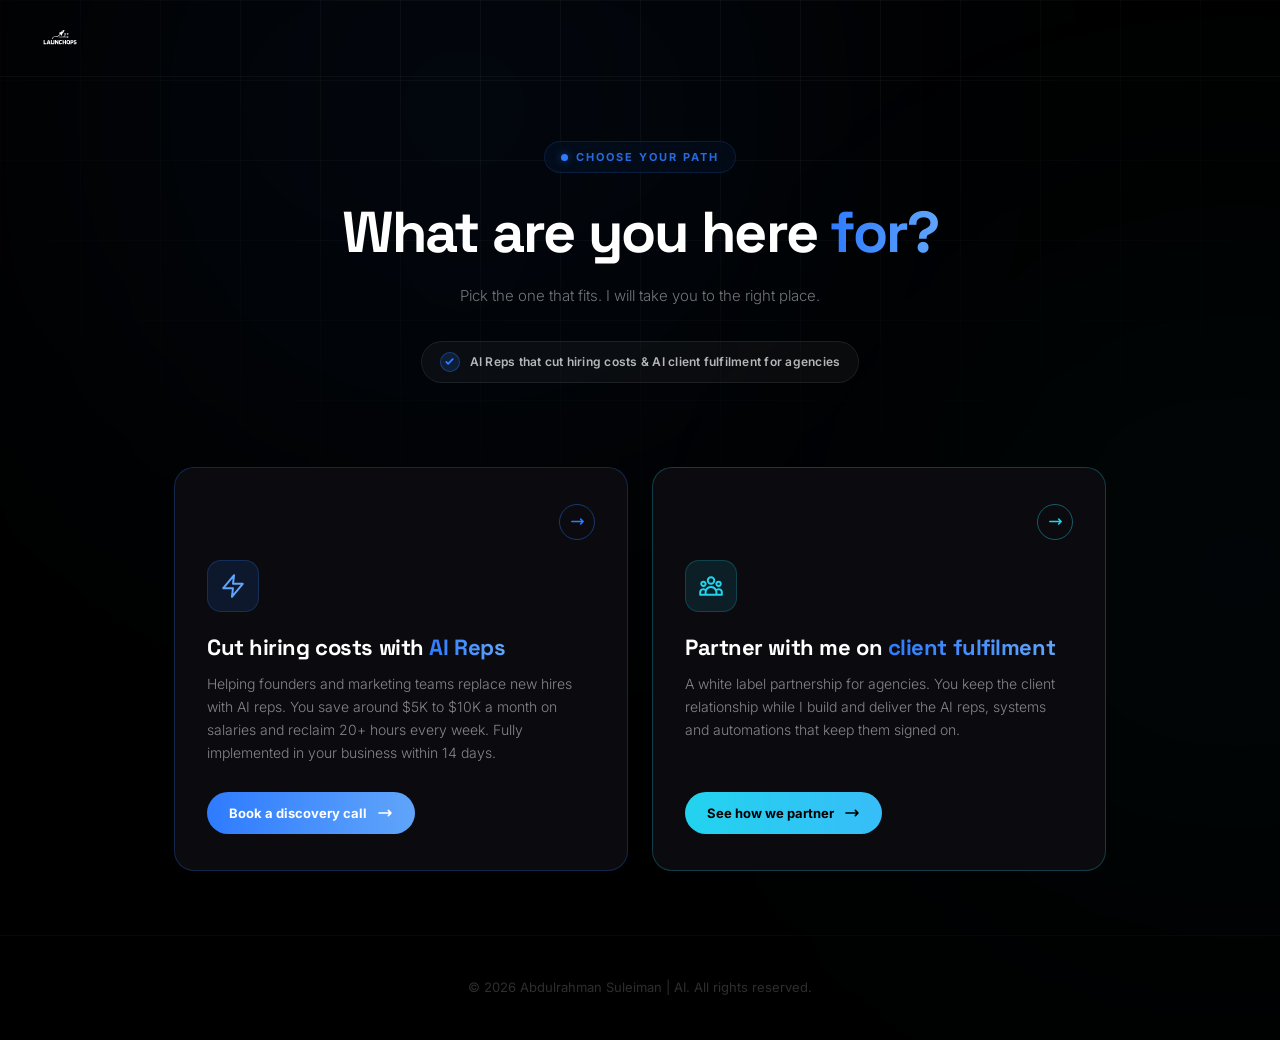
<file: index.html>
<!DOCTYPE html>
<html lang="en">
<head>
  <meta charset="utf-8"/>
  <meta name="viewport" content="width=device-width, initial-scale=1"/>
  <title>LaunchOps | AI Reps &amp; Agency Fulfilment | Abdulrahman Suleiman</title>
  <meta name="description" content="Choose your path. Cut hiring costs with AI Reps for founders and marketing teams, or partner with us to deliver AI client fulfilment for your agency."/>
  <link rel="icon" href="/assets/favicon.svg" type="image/svg+xml"/>
  <link rel="icon" href="/assets/favicon.png" type="image/png"/>
  <link rel="apple-touch-icon" href="/assets/favicon.png"/>
  <link rel="stylesheet" href="/assets/styles.css"/>
</head>
<body>
  <div class="page home-page">
    <div class="grid-bg"></div>
    <div class="glow-blobs">
      <div class="glow glow-blue"></div>
      <div class="glow glow-cyan"></div>
    </div>

    <nav class="nav">
      <a href="/" class="nav-logo"><img src="/assets/logo.svg" alt="LaunchOps"/></a>
    </nav>

    <section class="hero">
      <p class="eyebrow fade-in"><span class="eyebrow-dot"></span>Choose your path</p>
      <h1 class="fade-in-1">What are you here <span class="gradient-text">for?</span></h1>
      <p class="hero-sub fade-in-2">Pick the one that fits. I will take you to the right place.</p>
      <div class="proof-pill fade-in-2">
        <span class="check">
          <svg fill="none" viewBox="0 0 24 24" stroke="currentColor" stroke-width="4"><path stroke-linecap="round" stroke-linejoin="round" d="M5 13l4 4L19 7"/></svg>
        </span>
        <span>AI Reps that cut hiring costs &amp; AI client fulfilment for agencies</span>
      </div>
    </section>

    <div class="path-grid">
      <a href="/book" class="path-card blue fade-in-2">
        <div class="card-top">
          <span class="arrow-badge">
            <svg fill="none" viewBox="0 0 24 24" stroke="currentColor" stroke-width="2.5"><path stroke-linecap="round" stroke-linejoin="round" d="M17 8l4 4m0 0l-4 4m4-4H3"/></svg>
          </span>
        </div>
        <div class="card-icon">
          <svg fill="none" viewBox="0 0 24 24" stroke="currentColor" stroke-width="1.8"><path stroke-linecap="round" stroke-linejoin="round" d="M13 2L3 14h9l-1 8 10-12h-9l1-8z"/></svg>
        </div>
        <h2>Cut hiring costs with <span class="gradient-text">AI Reps</span></h2>
        <p>Helping founders and marketing teams replace new hires with AI reps. You save around $5K to $10K a month on salaries and reclaim 20+ hours every week. Fully implemented in your business within 14 days.</p>
        <span class="cta-pill">Book a discovery call
          <svg fill="none" viewBox="0 0 24 24" stroke="currentColor" stroke-width="2.5"><path stroke-linecap="round" stroke-linejoin="round" d="M17 8l4 4m0 0l-4 4m4-4H3"/></svg>
        </span>
      </a>

      <a href="/partner" class="path-card cyan fade-in-3">
        <div class="card-top">
          <span class="arrow-badge">
            <svg fill="none" viewBox="0 0 24 24" stroke="currentColor" stroke-width="2.5"><path stroke-linecap="round" stroke-linejoin="round" d="M17 8l4 4m0 0l-4 4m4-4H3"/></svg>
          </span>
        </div>
        <div class="card-icon">
          <svg fill="none" viewBox="0 0 24 24" stroke="currentColor" stroke-width="1.8"><path stroke-linecap="round" stroke-linejoin="round" d="M17 20h5v-2a3 3 0 0 0-5.356-1.857M17 20H7m10 0v-2c0-.656-.126-1.283-.356-1.857M7 20H2v-2a3 3 0 0 1 5.356-1.857M7 20v-2c0-.656.126-1.283.356-1.857m0 0a5.002 5.002 0 0 1 9.288 0M15 7a3 3 0 1 1-6 0 3 3 0 0 1 6 0zm6 3a2 2 0 1 1-4 0 2 2 0 0 1 4 0zM7 10a2 2 0 1 1-4 0 2 2 0 0 1 4 0z"/></svg>
        </div>
        <h2>Partner with me on <span class="gradient-text">client fulfilment</span></h2>
        <p>A white label partnership for agencies. You keep the client relationship while I build and deliver the AI reps, systems and automations that keep them signed on.</p>
        <span class="cta-pill">See how we partner
          <svg fill="none" viewBox="0 0 24 24" stroke="currentColor" stroke-width="2.5"><path stroke-linecap="round" stroke-linejoin="round" d="M17 8l4 4m0 0l-4 4m4-4H3"/></svg>
        </span>
      </a>
    </div>

    <footer class="footer">
      <p>© 2026 Abdulrahman Suleiman | AI. All rights reserved.</p>
    </footer>
  </div>
</body>
</html>
</file>
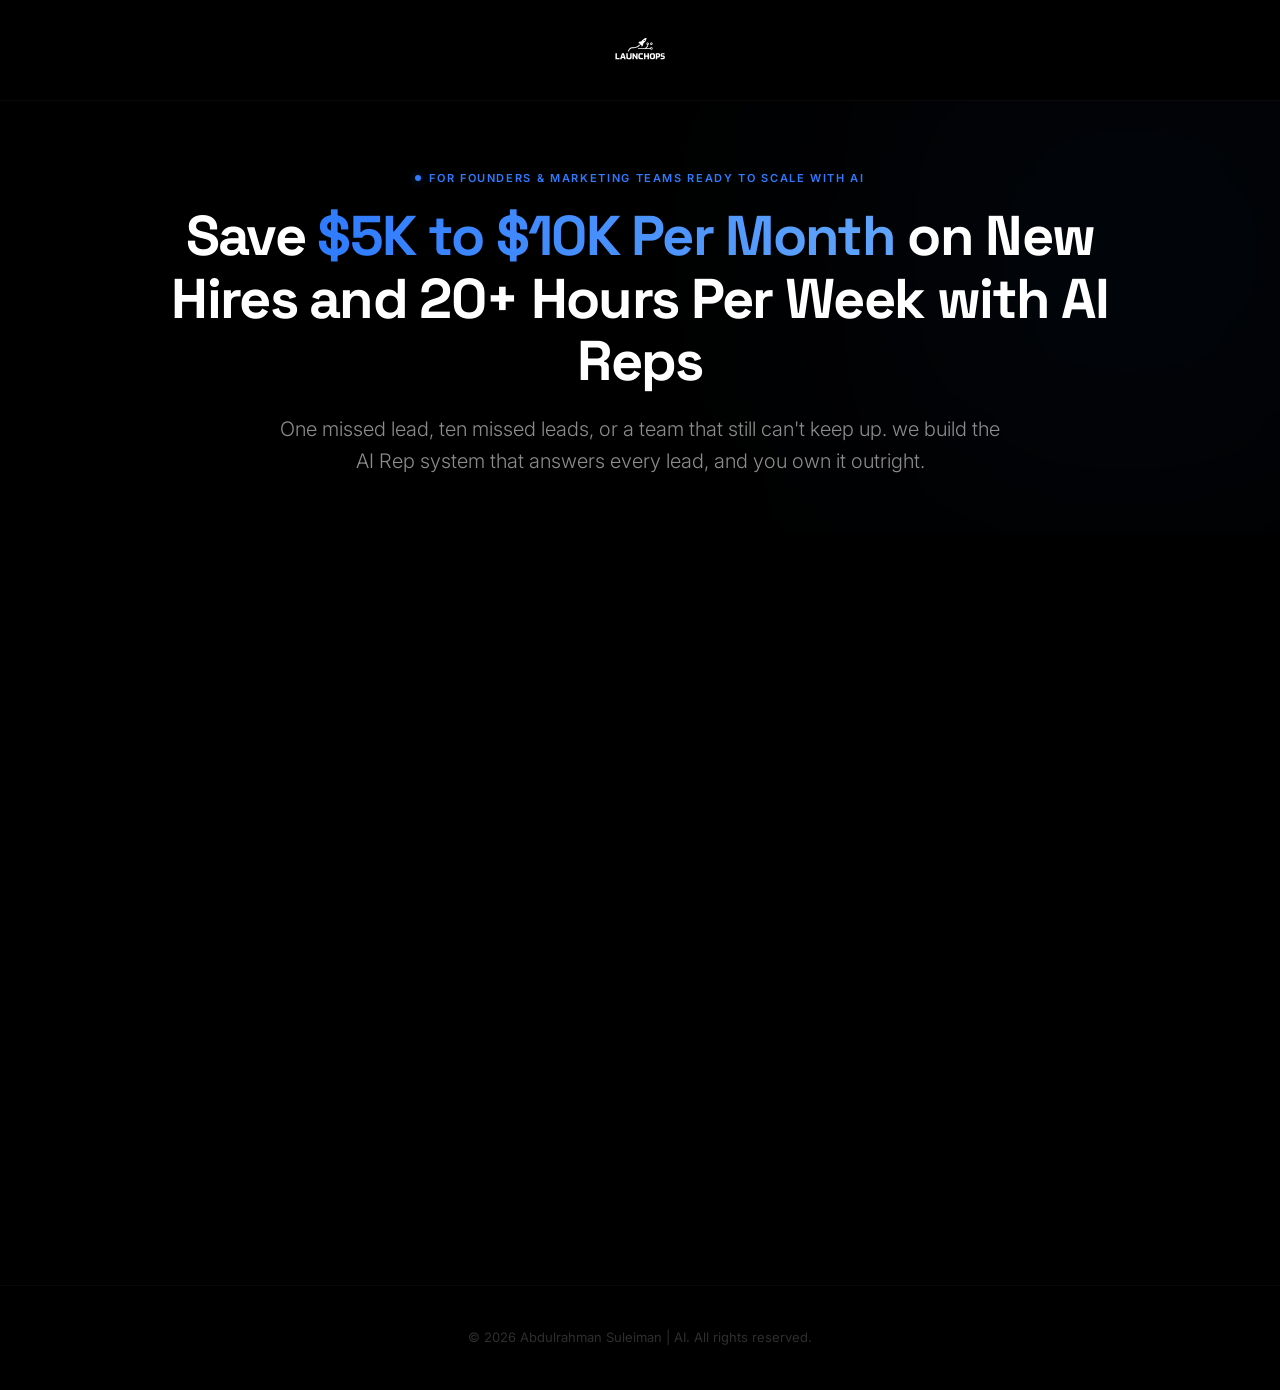
<file: book/index.html>
<!DOCTYPE html>
<html lang="en">
<head>
  <meta charset="utf-8"/>
  <meta name="viewport" content="width=device-width, initial-scale=1"/>
  <title>Speed to Lead | Abdulrahman Suleiman | AI</title>
  <meta name="description" content="Get your speed to lead advantage. Book your AI Reps discovery call."/>
  <meta property="og:title" content="Speed to Lead | Abdulrahman Suleiman | AI"/>
  <meta property="og:description" content="Get your speed to lead advantage."/>
  <link rel="icon" href="/assets/favicon.svg" type="image/svg+xml"/>
  <link rel="icon" href="/assets/favicon.png" type="image/png"/>
  <link rel="apple-touch-icon" href="/assets/favicon.png"/>
  <link rel="stylesheet" href="/assets/styles.css"/>
</head>
<body>
  <div class="page">
    <header class="book-header">
      <a href="/" class="nav-logo"><img src="/assets/logo.svg" alt="LaunchOps"/></a>
    </header>

    <div class="book-hero">
      <div class="glow-1"></div>
      <p class="book-eyebrow fade-in"><span class="dot"></span>For Founders &amp; Marketing Teams Ready to Scale with AI</p>
      <h1 class="fade-in-1">Save <span class="gradient-text">$5K to $10K Per Month</span> on New Hires and 20+ Hours Per Week with AI Reps</h1>
      <p class="sub fade-in-2">One missed lead, ten missed leads, or a team that still can't keep up. we build the AI Rep system that answers every lead, and you own it outright.</p>
    </div>

    <div class="calendly-wrap fade-in-3">
      <iframe src="https://api.leadconnectorhq.com/widget/booking/Dz7e1MoeyzfJtFDCCeUh" allow="payment" style="width: 100%;border:none;overflow: hidden;" scrolling="no" id="Dz7e1MoeyzfJtFDCCeUh_1788531894847"></iframe><br><script src="https://link.msgsndr.com/js/form_embed.js" type="text/javascript"></script>
    </div>

    <footer class="footer">
      <p>© 2026 Abdulrahman Suleiman | AI. All rights reserved.</p>
    </footer>
  </div>
</body>
</html>
</file>
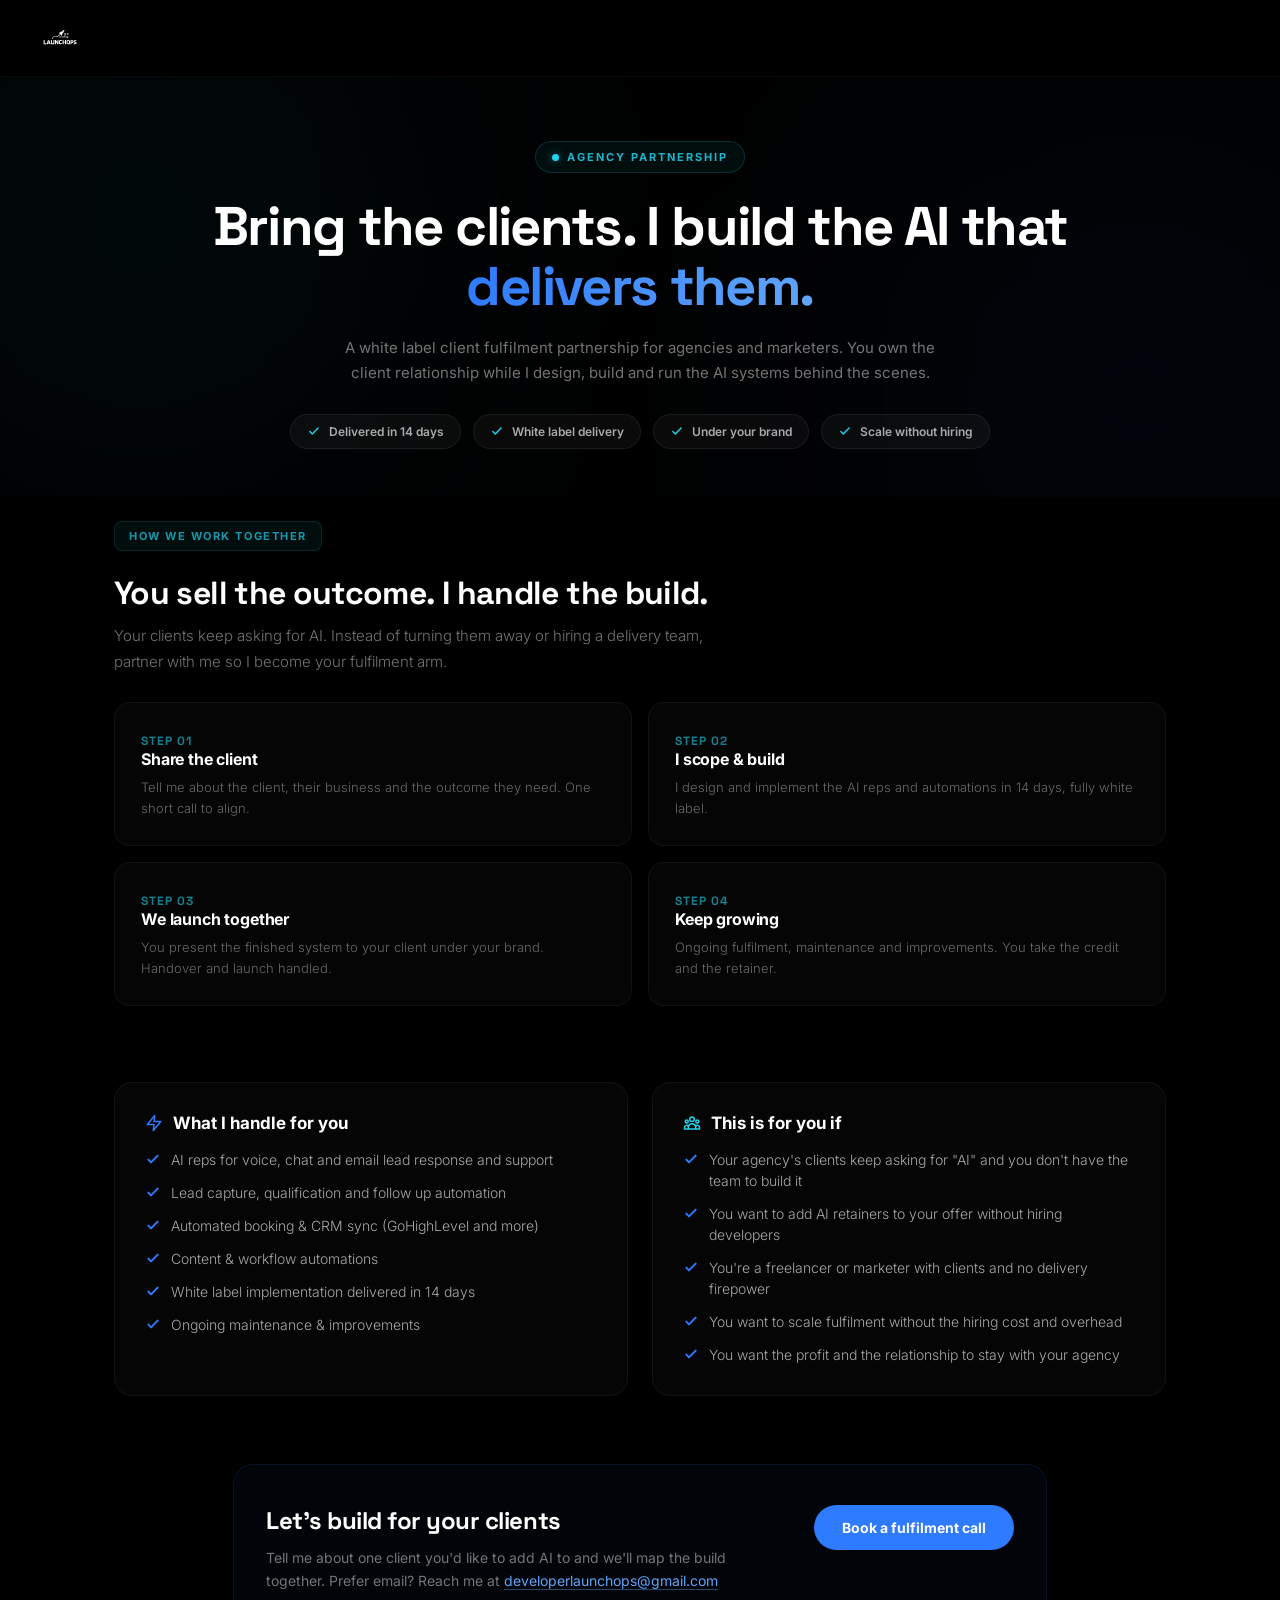
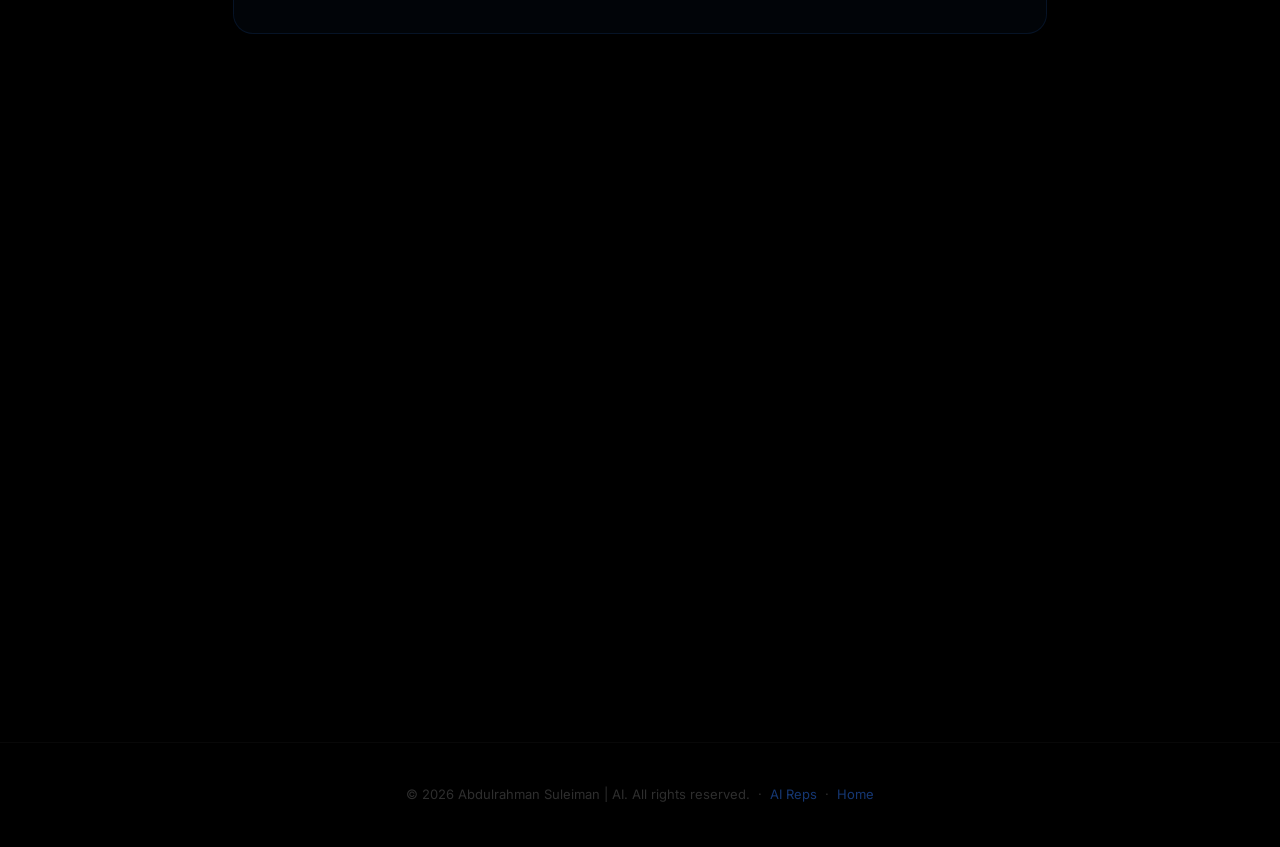
<file: partner/index.html>
<!DOCTYPE html>
<html lang="en">
<head>
  <meta charset="utf-8"/>
  <meta name="viewport" content="width=device-width, initial-scale=1"/>
  <title>Partner With Me | AI Client Fulfilment | LaunchOps</title>
  <meta name="description" content="A white label AI client fulfilment partnership for agencies. You keep the client relationship while I build and deliver the AI reps and automations."/>
  <link rel="icon" href="/assets/favicon.svg" type="image/svg+xml"/>
  <link rel="icon" href="/assets/favicon.png" type="image/png"/>
  <link rel="apple-touch-icon" href="/assets/favicon.png"/>
  <link rel="stylesheet" href="/assets/styles.css"/>
</head>
<body>
  <div class="page">
    <nav class="nav">
      <a href="/" class="nav-logo"><img src="/assets/logo.svg" alt="LaunchOps"/></a>
    </nav>

    <section class="partner-hero">
      <div class="glow-1"></div>
      <div class="glow-2"></div>
      <p class="eyebrow cyan fade-in"><span class="eyebrow-dot"></span>Agency Partnership</p>
      <h1 class="fade-in-1">Bring the clients. I build the AI that <span class="gradient-text">delivers them.</span></h1>
      <p class="sub fade-in-2">A white label client fulfilment partnership for agencies and marketers. You own the client relationship while I design, build and run the AI systems behind the scenes.</p>
      <div class="trust-strip fade-in-3">
        <span class="trust-item">
          <svg fill="none" viewBox="0 0 24 24" stroke="currentColor" stroke-width="2.5"><path stroke-linecap="round" stroke-linejoin="round" d="M5 13l4 4L19 7"/></svg>
          Delivered in 14 days
        </span>
        <span class="trust-item">
          <svg fill="none" viewBox="0 0 24 24" stroke="currentColor" stroke-width="2.5"><path stroke-linecap="round" stroke-linejoin="round" d="M5 13l4 4L19 7"/></svg>
          White label delivery
        </span>
        <span class="trust-item">
          <svg fill="none" viewBox="0 0 24 24" stroke="currentColor" stroke-width="2.5"><path stroke-linecap="round" stroke-linejoin="round" d="M5 13l4 4L19 7"/></svg>
          Under your brand
        </span>
        <span class="trust-item">
          <svg fill="none" viewBox="0 0 24 24" stroke="currentColor" stroke-width="2.5"><path stroke-linecap="round" stroke-linejoin="round" d="M5 13l4 4L19 7"/></svg>
          Scale without hiring
        </span>
      </div>
    </section>

    <section class="section">
      <span class="section-label fade-in">How we work together</span>
      <h2 class="section-title fade-in-1">You sell the outcome. I handle the build.</h2>
      <p class="section-sub fade-in-2">Your clients keep asking for AI. Instead of turning them away or hiring a delivery team, partner with me so I become your fulfilment arm.</p>

      <div class="steps">
        <div class="step fade-in-2">
          <span class="step-num">STEP 01</span>
          <h3>Share the client</h3>
          <p>Tell me about the client, their business and the outcome they need. One short call to align.</p>
        </div>
        <div class="step fade-in-2">
          <span class="step-num">STEP 02</span>
          <h3>I scope &amp; build</h3>
          <p>I design and implement the AI reps and automations in 14 days, fully white label.</p>
        </div>
        <div class="step fade-in-2">
          <span class="step-num">STEP 03</span>
          <h3>We launch together</h3>
          <p>You present the finished system to your client under your brand. Handover and launch handled.</p>
        </div>
        <div class="step fade-in-2">
          <span class="step-num">STEP 04</span>
          <h3>Keep growing</h3>
          <p>Ongoing fulfilment, maintenance and improvements. You take the credit and the retainer.</p>
        </div>
      </div>
    </section>

    <section class="section">
      <div class="two-col">
        <div class="panel blue fade-in-2">
          <h3>
            <svg fill="none" viewBox="0 0 24 24" stroke="currentColor" stroke-width="2"><path stroke-linecap="round" stroke-linejoin="round" d="M13 2L3 14h9l-1 8 10-12h-9l1-8z"/></svg>
            What I handle for you
          </h3>
          <ul class="check-list">
            <li><svg fill="none" viewBox="0 0 24 24" stroke="currentColor" stroke-width="3"><path stroke-linecap="round" stroke-linejoin="round" d="M5 13l4 4L19 7"/></svg>AI reps for voice, chat and email lead response and support</li>
            <li><svg fill="none" viewBox="0 0 24 24" stroke="currentColor" stroke-width="3"><path stroke-linecap="round" stroke-linejoin="round" d="M5 13l4 4L19 7"/></svg>Lead capture, qualification and follow up automation</li>
            <li><svg fill="none" viewBox="0 0 24 24" stroke="currentColor" stroke-width="3"><path stroke-linecap="round" stroke-linejoin="round" d="M5 13l4 4L19 7"/></svg>Automated booking &amp; CRM sync (GoHighLevel and more)</li>
            <li><svg fill="none" viewBox="0 0 24 24" stroke="currentColor" stroke-width="3"><path stroke-linecap="round" stroke-linejoin="round" d="M5 13l4 4L19 7"/></svg>Content &amp; workflow automations</li>
            <li><svg fill="none" viewBox="0 0 24 24" stroke="currentColor" stroke-width="3"><path stroke-linecap="round" stroke-linejoin="round" d="M5 13l4 4L19 7"/></svg>White label implementation delivered in 14 days</li>
            <li><svg fill="none" viewBox="0 0 24 24" stroke="currentColor" stroke-width="3"><path stroke-linecap="round" stroke-linejoin="round" d="M5 13l4 4L19 7"/></svg>Ongoing maintenance &amp; improvements</li>
          </ul>
        </div>

        <div class="panel fade-in-3">
          <h3>
            <svg fill="none" viewBox="0 0 24 24" stroke="currentColor" stroke-width="2"><path stroke-linecap="round" stroke-linejoin="round" d="M17 20h5v-2a3 3 0 0 0-5.356-1.857M17 20H7m10 0v-2c0-.656-.126-1.283-.356-1.857M7 20H2v-2a3 3 0 0 1 5.356-1.857M7 20v-2c0-.656.126-1.283.356-1.857m0 0a5.002 5.002 0 0 1 9.288 0M15 7a3 3 0 1 1-6 0 3 3 0 0 1 6 0zm6 3a2 2 0 1 1-4 0 2 2 0 0 1 4 0zM7 10a2 2 0 1 1-4 0 2 2 0 0 1 4 0z"/></svg>
            This is for you if
          </h3>
          <ul class="check-list">
            <li><svg fill="none" viewBox="0 0 24 24" stroke="currentColor" stroke-width="3"><path stroke-linecap="round" stroke-linejoin="round" d="M5 13l4 4L19 7"/></svg>Your agency's clients keep asking for "AI" and you don't have the team to build it</li>
            <li><svg fill="none" viewBox="0 0 24 24" stroke="currentColor" stroke-width="3"><path stroke-linecap="round" stroke-linejoin="round" d="M5 13l4 4L19 7"/></svg>You want to add AI retainers to your offer without hiring developers</li>
            <li><svg fill="none" viewBox="0 0 24 24" stroke="currentColor" stroke-width="3"><path stroke-linecap="round" stroke-linejoin="round" d="M5 13l4 4L19 7"/></svg>You're a freelancer or marketer with clients and no delivery firepower</li>
            <li><svg fill="none" viewBox="0 0 24 24" stroke="currentColor" stroke-width="3"><path stroke-linecap="round" stroke-linejoin="round" d="M5 13l4 4L19 7"/></svg>You want to scale fulfilment without the hiring cost and overhead</li>
            <li><svg fill="none" viewBox="0 0 24 24" stroke="currentColor" stroke-width="3"><path stroke-linecap="round" stroke-linejoin="round" d="M5 13l4 4L19 7"/></svg>You want the profit and the relationship to stay with your agency</li>
          </ul>
        </div>
      </div>
    </section>

    <section class="cta-section">
      <div class="cta-card fade-in-2">
        <div class="text">
          <h3>Let's build for your clients</h3>
          <p>Tell me about one client you'd like to add AI to and we'll map the build together. Prefer email? Reach me at <a class="email-link" href="mailto:developerlaunchops@gmail.com">developerlaunchops@gmail.com</a></p>
        </div>
        <a href="#book" class="nav-cta" style="padding:14px 28px;font-size:14px;flex-shrink:0;">Book a fulfilment call</a>
      </div>
    </section>

    <div class="cta-embed fade-in-3" id="book">
      <iframe src="https://api.leadconnectorhq.com/widget/booking/Dz7e1MoeyzfJtFDCCeUh" allow="payment" style="width: 100%;border:none;overflow: hidden;" scrolling="no" id="Dz7e1MoeyzfJtFDCCeUh_1788531894847"></iframe><br><script src="https://link.msgsndr.com/js/form_embed.js" type="text/javascript"></script>
    </div>

    <footer class="footer">
      <p>© 2026 Abdulrahman Suleiman | AI. All rights reserved. &nbsp;·&nbsp; <a href="/book">AI Reps</a> &nbsp;·&nbsp; <a href="/">Home</a></p>
    </footer>
  </div>
</body>
</html>
</file>
<file: assets/styles.css>
@import url("https://fonts.googleapis.com/css2?family=Inter:wght@300;400;500;600;700;800;900&family=Space+Grotesk:wght@300;400;500;600;700&display=swap");

*, *::before, *::after { margin: 0; padding: 0; box-sizing: border-box; }
html { scroll-behavior: smooth; }
body {
  font-family: Inter, -apple-system, BlinkMacSystemFont, "Segoe UI", sans-serif;
  background: #000;
  color: #fff;
  -webkit-font-smoothing: antialiased;
  -moz-osx-font-smoothing: grayscale;
  overflow-x: hidden;
}
a { color: inherit; }
button { font-family: inherit; }

.gradient-text {
  background: linear-gradient(90deg, #2E7BFF, #60A5FA);
  -webkit-background-clip: text;
  background-clip: text;
  -webkit-text-fill-color: transparent;
  color: transparent;
}

.page {
  position: relative;
  z-index: 1;
  min-height: 100vh;
  display: flex;
  flex-direction: column;
}

/* ---------------- Header / nav ---------------- */
.nav {
  position: relative;
  z-index: 10;
  display: flex;
  align-items: center;
  justify-content: space-between;
  padding: 18px 40px;
  border-bottom: 1px solid rgba(255, 255, 255, .04);
}
.nav-logo {
  display: flex;
  align-items: center;
  text-decoration: none;
}
.nav-logo img { height: 40px; width: auto; display: block; }
.nav-links { display: flex; align-items: center; gap: 8px; }
.nav-link {
  padding: 8px 16px;
  border-radius: 9999px;
  font-size: 13px;
  font-weight: 600;
  color: rgba(255, 255, 255, .5);
  text-decoration: none;
  transition: all .3s;
}
.nav-link:hover { color: #fff; background: rgba(255, 255, 255, .05); }
.nav-cta {
  padding: 10px 20px;
  border-radius: 9999px;
  background: #2E7BFF;
  color: #fff;
  font-weight: 700;
  font-size: 13px;
  text-decoration: none;
  transition: all .3s;
}
.nav-cta:hover { transform: scale(1.03); box-shadow: 0 0 20px rgba(46, 123, 255, .35); }

/* ---------------- Footer ---------------- */
.footer {
  margin-top: auto;
  text-align: center;
  padding: 40px 24px;
  border-top: 1px solid rgba(255, 255, 255, .03);
}
.footer p { color: rgba(255, 255, 255, .18); font-size: 13px; line-height: 1.8; }
.footer a { color: rgba(46, 123, 255, .45); text-decoration: none; }
.footer a:hover { color: rgba(46, 123, 255, .8); }

/* ---------------- Animations ---------------- */
@keyframes fadeUp { to { opacity: 1; transform: translateY(0); } }
.fade-in, .fade-in-1, .fade-in-2, .fade-in-3 { opacity: 0; transform: translateY(16px); }
.fade-in { animation: fadeUp .6s ease forwards; }
.fade-in-1 { animation: fadeUp .6s ease .1s forwards; }
.fade-in-2 { animation: fadeUp .6s ease .2s forwards; }
.fade-in-3 { animation: fadeUp .6s ease .3s forwards; }

@keyframes pulse { 0%, 100% { opacity: 1; } 50% { opacity: .4; } }

/* =========================================================
   HOME — Choose your path (RJ Media style)
   ========================================================= */
.home-page { position: relative; overflow: hidden; }
.grid-bg {
  position: absolute;
  inset: 0;
  pointer-events: none;
  background-image:
    linear-gradient(rgba(255, 255, 255, .035) 1px, transparent 1px),
    linear-gradient(90deg, rgba(255, 255, 255, .035) 1px, transparent 1px);
  background-size: 80px 80px;
  -webkit-mask-image: radial-gradient(ellipse 85% 70% at 50% 0%, #000 25%, transparent 78%);
  mask-image: radial-gradient(ellipse 85% 70% at 50% 0%, #000 25%, transparent 78%);
}
.glow-blobs { position: absolute; inset: 0; pointer-events: none; }
.glow {
  position: absolute;
  border-radius: 50%;
  filter: blur(180px);
  pointer-events: none;
}
.glow-blue { top: -200px; left: 12%; width: 620px; height: 620px; background: rgba(46, 123, 255, .08); }
.glow-cyan { top: 30%; right: -220px; width: 520px; height: 520px; background: rgba(34, 211, 238, .05); }

.hero {
  position: relative;
  z-index: 1;
  max-width: 1200px;
  margin: 0 auto;
  padding: 64px 24px 40px;
  display: flex;
  flex-direction: column;
  align-items: center;
  text-align: center;
}
.eyebrow {
  display: inline-flex;
  align-items: center;
  gap: 8px;
  padding: 8px 16px;
  border-radius: 9999px;
  font-size: 11px;
  font-weight: 700;
  text-transform: uppercase;
  letter-spacing: .18em;
  color: rgba(46, 123, 255, .85);
  background: rgba(46, 123, 255, .06);
  border: 1px solid rgba(46, 123, 255, .16);
  margin-bottom: 28px;
  backdrop-filter: blur(8px);
  white-space: nowrap;
}
.eyebrow-dot {
  width: 7px;
  height: 7px;
  border-radius: 50%;
  background: #2E7BFF;
  animation: pulse 2s infinite;
  box-shadow: 0 0 8px rgba(46, 123, 255, .5);
  flex-shrink: 0;
}
.hero h1 {
  font-family: "Space Grotesk", Inter, sans-serif;
  font-size: clamp(2rem, 6.5vw, 3.6rem);
  font-weight: 700;
  line-height: 1.08;
  letter-spacing: -.03em;
  max-width: 860px;
  margin: 0 auto 20px;
}
.hero-sub {
  font-size: 15px;
  line-height: 1.7;
  color: rgba(255, 255, 255, .45);
  max-width: 520px;
  margin: 0 auto 32px;
  font-weight: 300;
}
.proof-pill {
  display: inline-flex;
  align-items: center;
  gap: 10px;
  flex-wrap: wrap;
  justify-content: center;
  background: rgba(255, 255, 255, .04);
  border: 1px solid rgba(255, 255, 255, .08);
  border-radius: 9999px;
  padding: 10px 18px;
  margin-bottom: 44px;
  max-width: 100%;
}
.proof-pill .check {
  width: 20px;
  height: 20px;
  border-radius: 50%;
  flex-shrink: 0;
  background: rgba(46, 123, 255, .15);
  border: 1px solid rgba(46, 123, 255, .35);
  display: flex;
  align-items: center;
  justify-content: center;
  color: #2E7BFF;
}
.proof-pill svg { width: 11px; height: 11px; }
.proof-pill span {
  font-size: 12px;
  font-weight: 600;
  color: rgba(255, 255, 255, .7);
  letter-spacing: .02em;
  text-align: center;
}

.path-grid {
  position: relative;
  z-index: 1;
  max-width: 980px;
  margin: 0 auto;
  padding: 0 24px 64px;
  display: grid;
  grid-template-columns: 1fr;
  gap: 20px;
}
@media (min-width: 820px) {
  .path-grid { grid-template-columns: 1fr 1fr; gap: 24px; }
}

.path-card {
  position: relative;
  display: flex;
  flex-direction: column;
  align-items: flex-start;
  background: #0b0b0f;
  border-radius: 20px;
  padding: 36px 32px;
  text-decoration: none;
  transition: all .3s ease;
}
.path-card .card-top {
  width: 100%;
  display: flex;
  justify-content: flex-end;
  margin-bottom: 20px;
}
.path-card .arrow-badge {
  width: 36px;
  height: 36px;
  border-radius: 50%;
  border: 1px solid;
  display: flex;
  align-items: center;
  justify-content: center;
  transition: all .3s;
}
.path-card .arrow-badge svg { width: 15px; height: 15px; }
.path-card .card-icon {
  width: 52px;
  height: 52px;
  border-radius: 14px;
  margin-bottom: 22px;
  display: flex;
  align-items: center;
  justify-content: center;
}
.path-card .card-icon svg { width: 26px; height: 26px; }
.path-card h2 {
  font-family: "Space Grotesk", Inter, sans-serif;
  font-size: 22px;
  font-weight: 700;
  line-height: 1.2;
  letter-spacing: -.02em;
  margin-bottom: 12px;
}
.path-card p {
  font-size: 14px;
  line-height: 1.65;
  color: rgba(255, 255, 255, .5);
  font-weight: 300;
  margin-bottom: 28px;
  flex: 1;
}
.path-card .cta-pill {
  display: inline-flex;
  align-items: center;
  gap: 10px;
  padding: 13px 22px;
  border-radius: 9999px;
  font-size: 13px;
  font-weight: 700;
  color: #fff;
  transition: transform .3s;
}
.path-card .cta-pill svg { width: 16px; height: 16px; transition: transform .3s; }

/* blue variant — AI Reps */
.path-card.blue { border: 1px solid rgba(46, 123, 255, .25); }
.path-card.blue:hover {
  transform: translateY(-4px);
  border-color: #2E7BFF;
  box-shadow: 0 0 40px rgba(46, 123, 255, .12);
}
.path-card.blue .arrow-badge { border-color: rgba(46, 123, 255, .4); color: #2E7BFF; }
.path-card.blue:hover .arrow-badge { background: #2E7BFF; }
.path-card.blue:hover .arrow-badge svg { color: #000; }
.path-card.blue .card-icon {
  background: rgba(46, 123, 255, .12);
  border: 1px solid rgba(46, 123, 255, .22);
  color: #60A5FA;
}
.path-card.blue .cta-pill { background: linear-gradient(90deg, #2E7BFF, #60A5FA); }
.path-card.blue:hover .cta-pill {
  transform: scale(1.03);
  box-shadow: 0 0 25px rgba(46, 123, 255, .35);
}
.path-card.blue:hover .cta-pill svg { transform: translateX(3px); }

/* cyan variant — Partnership */
.path-card.cyan { border: 1px solid rgba(34, 211, 238, .25); }
.path-card.cyan:hover {
  transform: translateY(-4px);
  border-color: #22D3EE;
  box-shadow: 0 0 40px rgba(34, 211, 238, .12);
}
.path-card.cyan .arrow-badge { border-color: rgba(34, 211, 238, .4); color: #22D3EE; }
.path-card.cyan:hover .arrow-badge { background: #22D3EE; }
.path-card.cyan:hover .arrow-badge svg { color: #000; }
.path-card.cyan .card-icon {
  background: rgba(34, 211, 238, .1);
  border: 1px solid rgba(34, 211, 238, .2);
  color: #22D3EE;
}
.path-card.cyan .cta-pill { background: linear-gradient(90deg, #22D3EE, #38BDF8); color: #000; }
.path-card.cyan:hover .cta-pill {
  transform: scale(1.03);
  box-shadow: 0 0 25px rgba(34, 211, 238, .3);
}
.path-card.cyan:hover .cta-pill svg { transform: translateX(3px); }

/* =========================================================
   BOOK — AI Reps booking (Speed-to-Lead style)
   ========================================================= */
.book-header {
  display: flex;
  align-items: center;
  justify-content: center;
  padding: 20px 40px;
  border-bottom: 1px solid rgba(255, 255, 255, .04);
}
.book-header .nav-logo img { height: 60px; }
.book-hero {
  text-align: center;
  padding: 48px 16px 40px;
  position: relative;
  overflow: hidden;
}
@media (min-width: 640px) { .book-hero { padding: 64px 24px 56px; } }
.book-hero .glow-1 {
  position: absolute;
  top: -100px;
  right: -100px;
  width: 500px;
  height: 500px;
  border-radius: 50%;
  background: rgba(46, 123, 255, .05);
  filter: blur(140px);
  pointer-events: none;
}
.book-eyebrow {
  display: inline-flex;
  align-items: center;
  gap: 8px;
  font-size: 11px;
  font-weight: 600;
  text-transform: uppercase;
  letter-spacing: .15em;
  color: #2E7BFF;
  margin-bottom: 20px;
  justify-content: center;
  white-space: nowrap;
  position: relative;
}
.book-eyebrow .dot {
  width: 6px;
  height: 6px;
  border-radius: 50%;
  background: #2E7BFF;
  animation: pulse 2s infinite;
  box-shadow: 0 0 8px rgba(46, 123, 255, .5);
  flex-shrink: 0;
}
.book-hero h1 {
  font-family: "Space Grotesk", Inter, sans-serif;
  font-weight: 700;
  line-height: 1.12;
  letter-spacing: -.03em;
  font-size: clamp(1.9rem, 6.5vw, 3.5rem);
  max-width: 1024px;
  margin-left: auto;
  margin-right: auto;
  text-align: center;
  position: relative;
}
.book-hero .sub {
  max-width: 720px;
  margin: 20px auto 0;
  color: rgba(255, 255, 255, .55);
  font-size: clamp(17px, 2.2vw, 20px);
  line-height: 1.6;
  font-weight: 300;
  position: relative;
}
.calendly-wrap { width: 100%; max-width: 1000px; margin: 0 auto; padding: 0 24px 48px; }
.calendly-wrap iframe,
.calendly-wrap .calendly-inline-widget {
  width: 100% !important;
  min-height: 700px;
  border: 0;
  border-radius: 16px;
  overflow: hidden;
}
@media (max-width: 640px) {
  .book-header { padding: 14px 16px; }
  .book-header .nav-logo img { height: 48px; }
  .book-hero { padding-top: 40px; padding-bottom: 24px; }
  .book-eyebrow { font-size: 8px; letter-spacing: .08em; }
  .calendly-wrap { padding: 0 12px 36px; }
  .calendly-wrap iframe,
  .calendly-wrap .calendly-inline-widget { min-height: 600px; }
}

/* =========================================================
   PARTNER — Agency client fulfilment
   ========================================================= */
.partner-hero {
  text-align: center;
  padding: 64px 24px 48px;
  position: relative;
  overflow: hidden;
}
.partner-hero .glow-1 {
  position: absolute;
  top: -120px;
  left: -120px;
  width: 520px;
  height: 520px;
  border-radius: 50%;
  background: rgba(34, 211, 238, .05);
  filter: blur(140px);
  pointer-events: none;
}
.partner-hero .glow-2 {
  position: absolute;
  bottom: -160px;
  right: -120px;
  width: 520px;
  height: 520px;
  border-radius: 50%;
  background: rgba(46, 123, 255, .06);
  filter: blur(150px);
  pointer-events: none;
}
.partner-hero h1 {
  font-family: "Space Grotesk", Inter, sans-serif;
  font-weight: 700;
  line-height: 1.1;
  letter-spacing: -.03em;
  font-size: clamp(2rem, 6vw, 3.4rem);
  max-width: 900px;
  margin: 0 auto 18px;
  position: relative;
}
.partner-hero .sub {
  max-width: 600px;
  margin: 0 auto;
  color: rgba(255, 255, 255, .45);
  font-size: 15px;
  line-height: 1.7;
  position: relative;
}
.partner-hero .eyebrow { margin-bottom: 24px; }
.partner-hero .eyebrow.cyan {
  color: rgba(34, 211, 238, .85);
  background: rgba(34, 211, 238, .06);
  border-color: rgba(34, 211, 238, .16);
}
.partner-hero .eyebrow.cyan .eyebrow-dot {
  background: #22D3EE;
  box-shadow: 0 0 8px rgba(34, 211, 238, .5);
}
.trust-strip {
  display: flex;
  flex-wrap: wrap;
  gap: 12px;
  justify-content: center;
  margin-top: 28px;
  position: relative;
}
.trust-item {
  display: inline-flex;
  align-items: center;
  gap: 8px;
  padding: 9px 16px;
  border-radius: 9999px;
  background: rgba(255, 255, 255, .04);
  border: 1px solid rgba(255, 255, 255, .07);
  font-size: 12px;
  font-weight: 600;
  color: rgba(255, 255, 255, .65);
}
.trust-item svg { width: 14px; height: 14px; color: #22D3EE; }

.section {
  max-width: 1100px;
  margin: 0 auto;
  padding: 24px 24px 16px;
}
.section-label {
  display: inline-flex;
  align-items: center;
  gap: 8px;
  font-size: 11px;
  font-weight: 700;
  text-transform: uppercase;
  letter-spacing: .14em;
  color: rgba(34, 211, 238, .7);
  padding: 7px 14px;
  border-radius: 8px;
  background: rgba(34, 211, 238, .06);
  border: 1px solid rgba(34, 211, 238, .14);
  margin-bottom: 24px;
}
.section-title {
  font-family: "Space Grotesk", Inter, sans-serif;
  font-size: clamp(22px, 3.4vw, 32px);
  font-weight: 700;
  letter-spacing: -.02em;
  margin-bottom: 12px;
  line-height: 1.15;
}
.section-sub {
  color: rgba(255, 255, 255, .45);
  font-size: 15px;
  line-height: 1.7;
  max-width: 640px;
  font-weight: 300;
}

.steps {
  display: grid;
  grid-template-columns: 1fr;
  gap: 16px;
  margin: 28px 0 8px;
}
@media (min-width: 700px) { .steps { grid-template-columns: 1fr 1fr; } }
.step {
  background: rgba(255, 255, 255, .02);
  border: 1px solid rgba(255, 255, 255, .05);
  border-radius: 16px;
  padding: 26px;
  transition: all .3s;
}
.step:hover {
  border-color: rgba(34, 211, 238, .25);
  background: rgba(255, 255, 255, .04);
  transform: translateY(-3px);
}
.step-num {
  font-family: "Space Grotesk", Inter, sans-serif;
  font-size: 12px;
  font-weight: 700;
  letter-spacing: .08em;
  color: rgba(34, 211, 238, .6);
  margin-bottom: 14px;
}
.step h3 { font-size: 16px; font-weight: 700; margin-bottom: 8px; letter-spacing: -.01em; }
.step p {
  font-size: 13px;
  line-height: 1.6;
  color: rgba(255, 255, 255, .4);
  font-weight: 300;
}

.two-col {
  display: grid;
  grid-template-columns: 1fr;
  gap: 24px;
  margin: 28px 0;
}
@media (min-width: 820px) { .two-col { grid-template-columns: 1fr 1fr; } }
.panel {
  background: rgba(255, 255, 255, .02);
  border: 1px solid rgba(255, 255, 255, .05);
  border-radius: 18px;
  padding: 30px;
}
.panel h3 {
  font-size: 17px;
  font-weight: 700;
  margin-bottom: 16px;
  display: flex;
  align-items: center;
  gap: 10px;
}
.panel h3 svg { width: 18px; height: 18px; color: #22D3EE; }
.panel.blue h3 svg { color: #2E7BFF; }
.check-list { list-style: none; display: flex; flex-direction: column; gap: 12px; }
.check-list li {
  display: flex;
  align-items: flex-start;
  gap: 10px;
  font-size: 14px;
  line-height: 1.5;
  color: rgba(255, 255, 255, .65);
  font-weight: 300;
}
.check-list li svg {
  width: 16px;
  height: 16px;
  flex-shrink: 0;
  margin-top: 2px;
  color: #2E7BFF;
}

.cta-section { max-width: 1100px; margin: 0 auto; padding: 24px 24px 0; }
.cta-card {
  display: flex;
  flex-direction: column;
  gap: 28px;
  align-items: center;
  text-align: center;
  padding: 40px 32px;
  border-radius: 20px;
  background: rgba(46, 123, 255, .03);
  border: 1px solid rgba(46, 123, 255, .12);
}
@media (min-width: 900px) {
  .cta-card { flex-direction: row; text-align: left; align-items: flex-start; }
}
.cta-card .text { flex: 1; }
.cta-card h3 {
  font-family: "Space Grotesk", Inter, sans-serif;
  font-size: 24px;
  font-weight: 700;
  letter-spacing: -.02em;
  margin-bottom: 10px;
}
.cta-card p {
  color: rgba(255, 255, 255, .45);
  font-size: 14px;
  line-height: 1.7;
  max-width: 520px;
}
.cta-card .email-link {
  color: #60A5FA;
  text-decoration: none;
  border-bottom: 1px solid rgba(96, 165, 250, .4);
}
.cta-card .email-link:hover { color: #93C5FD; }
.cta-embed { width: 100%; max-width: 1000px; margin: 0 auto; padding: 8px 24px 16px; }
.cta-embed iframe,
.cta-embed .calendly-inline-widget {
  width: 100% !important;
  min-height: 680px;
  border: 0;
  border-radius: 16px;
  overflow: hidden;
}

@media (max-width: 640px) {
  .nav { padding: 14px 16px; }
  .nav-logo img { height: 24px; }
  .nav-link { display: none; }
  .nav-cta { padding: 9px 16px; font-size: 12px; }
  .hero { padding: 48px 16px 28px; }
  .hero h1 { font-size: clamp(1.7rem, 8vw, 2.4rem); }
  .hero-sub { font-size: 13px; }
  .proof-pill { padding: 9px 14px; margin-bottom: 32px; }
  .path-grid { padding: 0 16px 48px; }
  .path-card { padding: 28px 24px; }
  .path-card h2 { font-size: 19px; }
  .partner-hero { padding: 48px 16px 36px; }
  .section { padding: 16px 16px 8px; }
  .section-label { margin-bottom: 18px; }
  .cta-section { padding: 16px 16px 0; }
  .cta-embed { padding: 0 12px; }
  .cta-embed iframe,
  .cta-embed .calendly-inline-widget { min-height: 600px; }
  .cta-card { padding: 32px 22px; }
}
</file>
